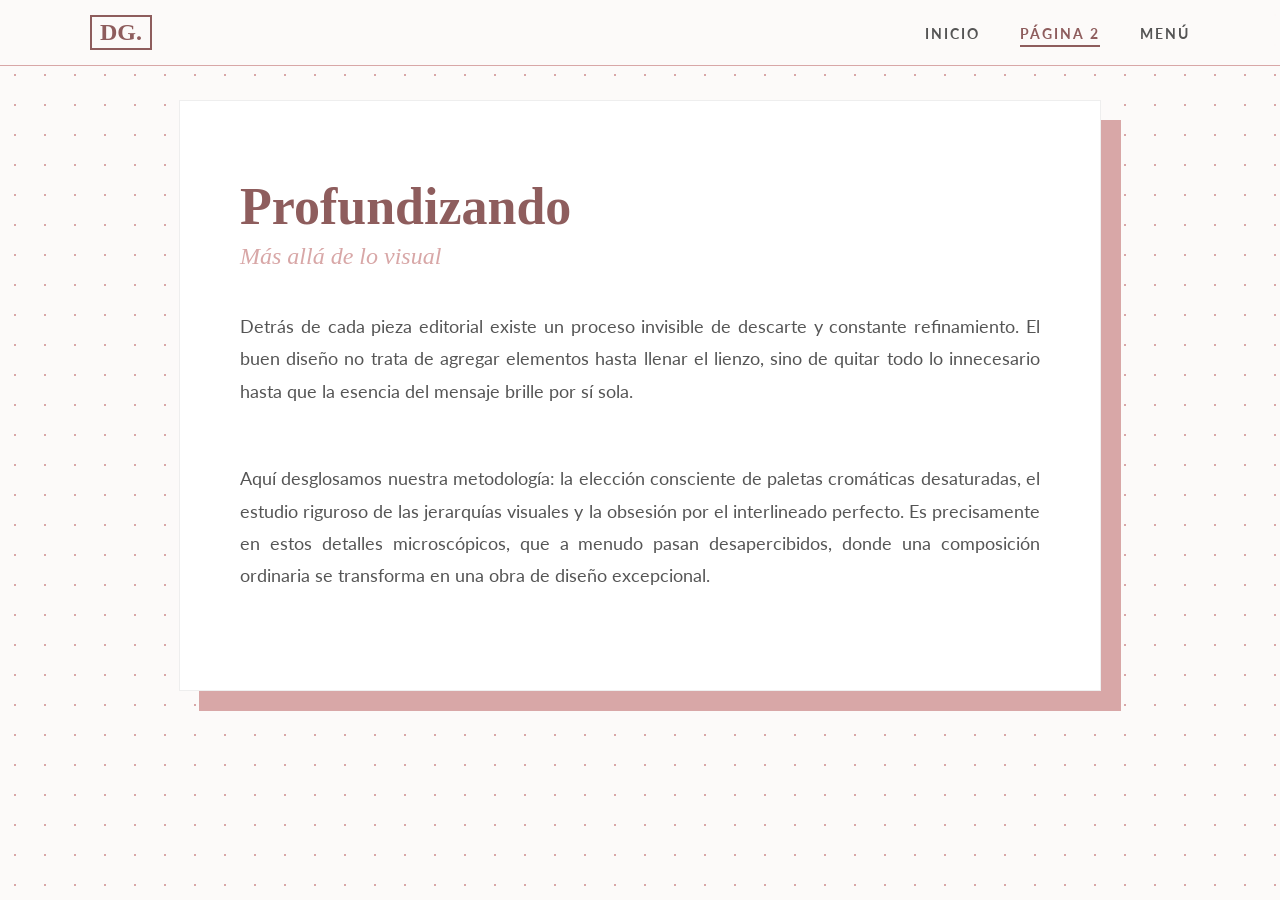
<file: pagina2.html>
<!DOCTYPE html>
<html lang="es">
<head>
    <meta charset="UTF-8">
    <meta name="viewport" content="width=device-width, initial-scale=1.0">
    <title>Diseño Gráfico - Página 2</title>
    <link href="https://fonts.googleapis.com/css2?family=Lato:wght@400;700&display=swap" rel="stylesheet">
    <link rel="stylesheet" href="styles.css">
</head>
<body>
    <header class="header-nav">
        <nav class="nav-container">
            <div class="logo">DG.</div>
            <ul class="nav-links">
                <li><a href="index.html">Inicio</a></li>
                <li><a href="pagina2.html" class="active">Página 2</a></li>
                <li><a href="pagina3.html">Menú</a></li>
            </ul>
        </nav>
    </header>
    <main class="contenedor-principal">
        <h1>Profundizando</h1>
        <h2>Más allá de lo visual</h2>
    <p>
            Detrás de cada pieza editorial existe un proceso invisible de descarte y constante refinamiento. 
            El buen diseño no trata de agregar elementos hasta llenar el lienzo, sino de quitar todo 
            lo innecesario hasta que la esencia del mensaje brille por sí sola. 
        </p>
        <br>
        <p>
            Aquí desglosamos nuestra metodología: la elección consciente de paletas cromáticas desaturadas, 
            el estudio riguroso de las jerarquías visuales y la obsesión por el interlineado perfecto. 
            Es precisamente en estos detalles microscópicos, que a menudo pasan desapercibidos, donde 
            una composición ordinaria se transforma en una obra de diseño excepcional.
        </p>
    </main>
</body>
</html>
</file>
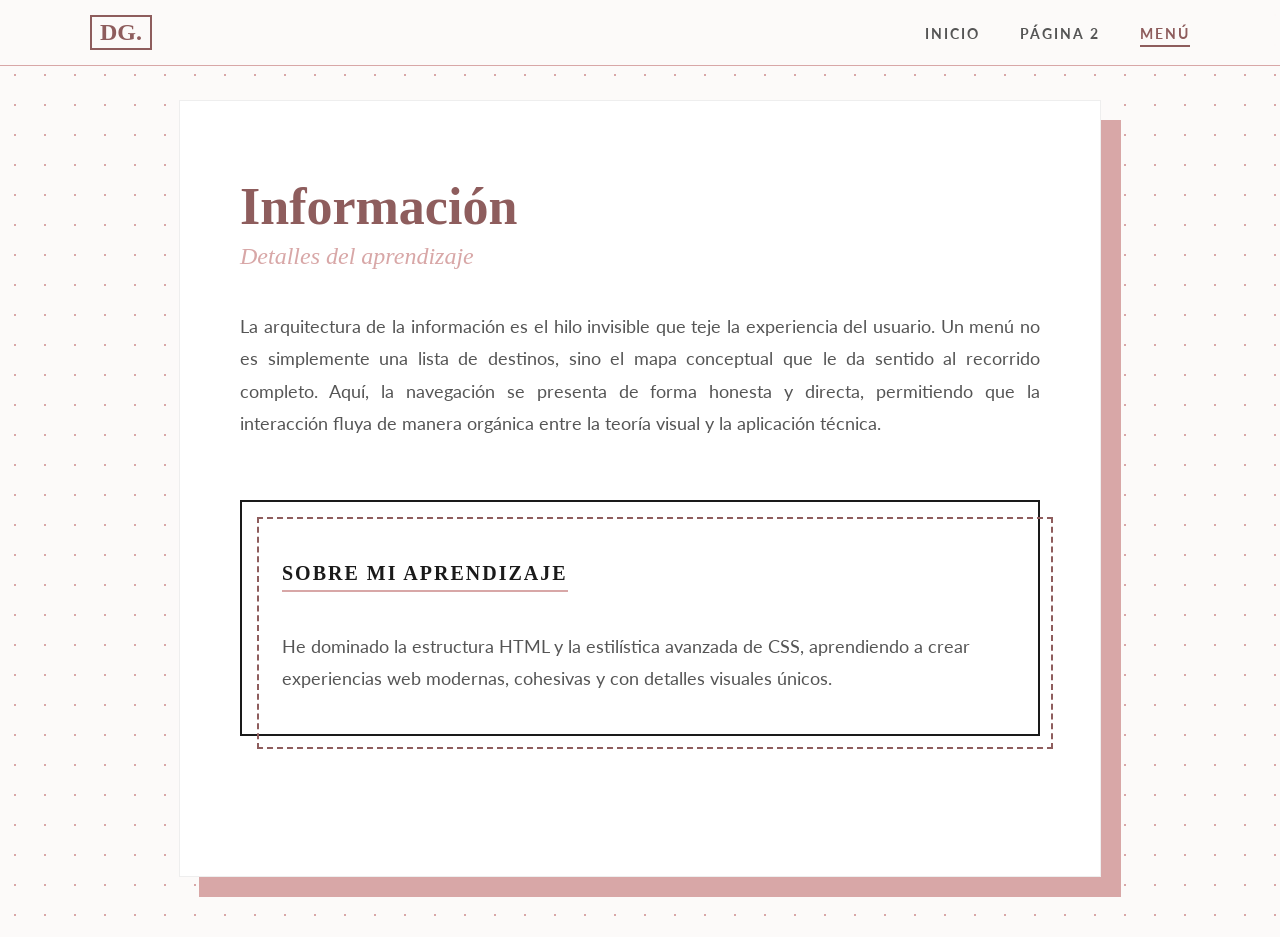
<file: pagina3.html>
<!DOCTYPE html>
<html lang="es">
<head>
    <meta charset="UTF-8">
    <meta name="viewport" content="width=device-width, initial-scale=1.0">
    <title>Diseño Gráfico - Menú</title>
    <link href="https://fonts.googleapis.com/css2?family=Lato:wght@400;700&display=swap" rel="stylesheet">
    <link rel="stylesheet" href="styles.css">
</head>
<body>
    <header class="header-nav">
        <nav class="nav-container">
            <div class="logo">DG.</div>
            <ul class="nav-links">
                <li><a href="index.html">Inicio</a></li>
                <li><a href="pagina2.html">Página 2</a></li>
                <li><a href="pagina3.html" class="active">Menú</a></li>
            </ul>
        </nav>
    </header>
    <main class="contenedor-principal">
        <h1>Información</h1>
        <h2>Detalles del aprendizaje</h2>
        <p>
            La arquitectura de la información es el hilo invisible que teje la experiencia del usuario. 
            Un menú no es simplemente una lista de destinos, sino el mapa conceptual que le da sentido 
            al recorrido completo. Aquí, la navegación se presenta de forma honesta y directa, 
            permitiendo que la interacción fluya de manera orgánica entre la teoría visual y la aplicación técnica.
        </p>
        <div class="caja-informacion-original">
            <h3>Sobre Mi Aprendizaje</h3>
            <p>
                He dominado la estructura HTML y la estilística avanzada de CSS, 
                aprendiendo a crear experiencias web modernas, cohesivas y con 
                detalles visuales únicos.
            </p>
        </div>
    </main>
</body>
</html>
</file>
<file: styles.css>
/* =========================================
   VARIABLES Y BASE
   ========================================= */
:root {
    --rosa-oscuro: #8e5d5d;
    --rosa-claro: #d8a7a7;
    --fondo-papel: #fcfaf9;
    --texto-principal: #1a1a1a;
    --texto-secundario: #555555;
    --blanco: #ffffff;
}
body {
    background-color: var(--fondo-papel);
    background-image: radial-gradient(var(--rosa-claro) 1px, transparent 1px);
    background-size: 30px 30px;
    font-family: 'Lato', sans-serif;
    margin: 0;
    padding-top: 100px; /* Espacio para que el nav fijo no tape el contenido */
}
/* =========================================
   NAVEGACIÓN SUPERIOR (Header)
   ========================================= */
.header-nav {
    position: fixed;
    top: 0;
    left: 0;
    width: 100%;
    background-color: rgba(252, 250, 249, 0.95);
    backdrop-filter: blur(10px);
    z-index: 1000;
    border-bottom: 1px solid var(--rosa-claro);
}
.nav-container {
    max-width: 1100px;
    margin: 0 auto;
    display: flex;
    justify-content: space-between;
    align-items: center;
    padding: 15px 25px;
}
.logo {
    font-family: 'Georgia', serif;
    font-weight: bold;
    font-size: 24px;
    color: var(--rosa-oscuro);
    border: 2px solid var(--rosa-oscuro);
    padding: 2px 8px;
}
.nav-links {
    list-style: none;
    display: flex;
    gap: 40px;
    margin: 0;
}
.nav-links a {
    text-decoration: none;
    color: var(--texto-secundario);
    font-size: 14px;
    text-transform: uppercase;
    letter-spacing: 2px;
    font-weight: bold;
    position: relative;
    padding-bottom: 5px;
    transition: color 0.3s ease;
}
/* Estilo de "navegación": línea que crece desde el centro */
.nav-links a::after {
    content: '';
    position: absolute;
    width: 0;
    height: 2px;
    bottom: 0;
    left: 50%;
    background-color: var(--rosa-oscuro);
    transition: all 0.3s ease;
}
.nav-links a:hover, .nav-links a.active {
    color: var(--rosa-oscuro);
}
.nav-links a:hover::after, .nav-links a.active::after {
    width: 100%;
    left: 0;
}
/* =========================================
   CONTENEDOR EDITORIAL
   ========================================= */
.contenedor-principal {
    background-color: var(--blanco);
    max-width: 800px;
    margin: 0 auto 60px auto;
    padding: 80px 60px;
    box-shadow: 20px 20px 0px var(--rosa-claro);
    border: 1px solid #eee;
}
h1 {
    font-family: 'Georgia', serif;
    font-size: 52px;
    color: var(--rosa-oscuro);
    margin: 0;
    line-height: 1;
}
h2 {
    font-family: 'Georgia', serif;
    font-style: italic;
    font-weight: normal;
    color: var(--rosa-claro);
    font-size: 24px;
    margin-top: 10px;
    margin-bottom: 40px;
}
p {
    color: var(--texto-secundario);
    font-size: 18px;
    line-height: 1.8;
    text-align: justify;
}
/* =========================================
   BOTÓN EXTERNO (Estilo Geométrico Único)
   ========================================= */
.seccion-cta {
    margin: 40px 0;
}
.boton-grafico-externo {
    display: inline-block;
    padding: 18px 40px;
    color: var(--rosa-oscuro);
    text-decoration: none;
    font-weight: bold;
    text-transform: uppercase;
    letter-spacing: 3px;
    border: 3px solid var(--rosa-oscuro);
    position: relative;
    overflow: hidden;
    transition: color 0.4s;
    z-index: 1;
}
.boton-grafico-externo::before {
    content: '';
    position: absolute;
    top: 0;
    left: -100%;
    width: 100%;
    height: 100%;
    background-color: var(--rosa-oscuro);
    transition: left 0.4s cubic-bezier(0.7, 0, 0.3, 1);
    z-index: -1;
}
.boton-grafico-externo:hover {
    color: var(--blanco);
}
.boton-grafico-externo:hover::before {
    left: 0;
}
/* =========================================
   IMÁGENES Y MEDIA
   ========================================= */
.imagen-container {
    margin: 50px 0;
}
.imagen-lirio {
    width: 100%;
    filter: sepia(20%); /* Toque vintage de diseño */
    transition: filter 0.5s ease;
}
.imagen-lirio:hover {
    filter: sepia(0%);
}
.audio-container {
    border-top: 2px dashed var(--rosa-claro);
    padding-top: 40px;
    margin-top: 40px;
}
.audio-container h3 {
    font-family: 'Georgia', serif;
    color: var(--rosa-oscuro);
}
/* =========================================
   VIDEO DE YOUTUBE
   ========================================= */
.video-seccion {
    margin-top: 50px;
    padding-top: 40px;
    border-top: 2px dashed var(--rosa-claro); /* Línea divisoria */
}
.video-seccion h3 {
    font-family: 'Georgia', serif;
    color: var(--rosa-oscuro);
    margin-bottom: 25px;
}
/* Contenedor inteligente para que el video se adapte a celulares y pantallas grandes */
.video-responsive {
    position: relative;
    padding-bottom: 56.25%; /* Proporción 16:9 exacta */
    height: 0;
    overflow: hidden;
    border: 4px solid var(--texto-principal); /* Marco oscuro y definido */
    box-shadow: 15px 15px 0px var(--rosa-claro); /* Sombra sólida de diseño */
    background-color: #000;
}
/* El iframe ocupa todo el contenedor responsivo */
.video-responsive iframe {
    position: absolute;
    top: 0;
    left: 0;
    width: 100%;
    height: 100%;
}
/* =========================================
   CAJA DE INFORMACIÓN (Página 3)
   ========================================= */
.caja-informacion-original {
    position: relative;
    padding: 40px;
    margin: 60px auto;
    background-color: var(--blanco);
    border: 2px solid var(--texto-principal); /* Borde fuerte y contrastante */
    text-align: left;
    /* Z-index para asegurar que no se oculte tras otros elementos */
    z-index: 1; 
}

/* Pseudo-elemento para crear el "desfase" geométrico por detrás de la caja */
.caja-informacion-original::after {
    content: '';
    position: absolute;
    top: 15px; 
    left: 15px; 
    right: -15px; 
    bottom: -15px;
    border: 2px dashed var(--rosa-oscuro); /* Borde punteado estilo diseño */
    z-index: -1; /* Lo manda por detrás de la caja blanca */
}

.caja-informacion-original h3 {
    text-transform: uppercase;
    font-size: 20px;
    letter-spacing: 2px;
    color: var(--texto-principal);
    border-bottom: 2px solid var(--rosa-claro);
    display: inline-block;
    margin-bottom: 20px;
    padding-bottom: 5px;
    font-family: 'Georgia', serif;
}

.caja-informacion-original p {
    text-align: left;
    color: var(--texto-secundario);
    margin-bottom: 0;
}
</file>
